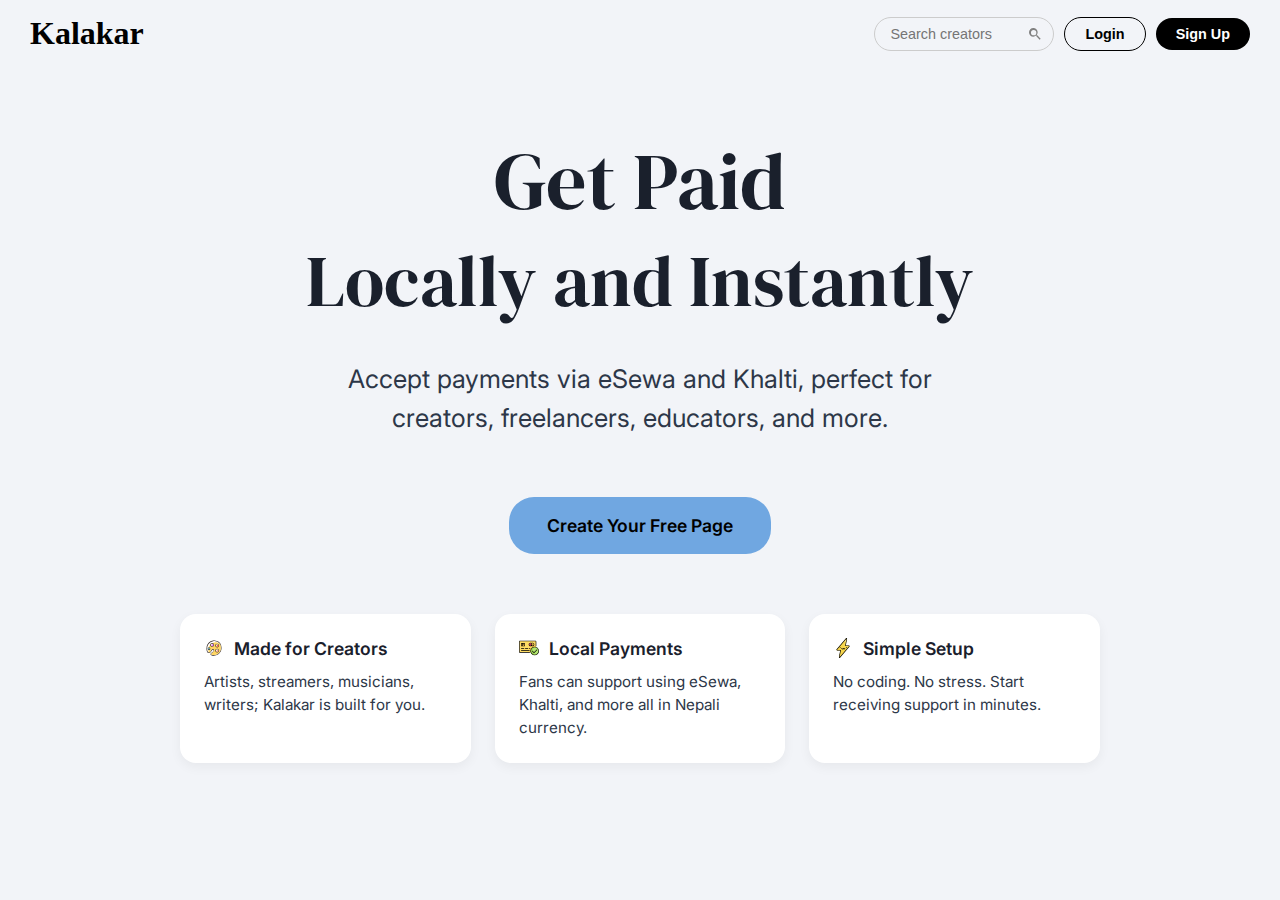
<file: index.html>
<!DOCTYPE html>
<html lang="en">

<head>
  <meta charset="UTF-8" />
  <meta name="viewport" content="width=device-width, initial-scale=1.0" />
  <title>Kalakar | Support Nepali Creators</title>
  <link rel="stylesheet" href="style.css" />
</head>

<body>
  <header>
  <div class="logo">Kalakar</div>

  <div class="header-right">
    <div class="search-container">
      <input type="search" placeholder="Search creators" id="creatorSearch" />
    </div>
    <button class="login-btn" onclick="location.href='login.html'">Login</button>
    <button class="signup-btn" onclick="location.href='signup.html'">Sign Up</button>
  </div>
</header>

 <div class="container">
  <div class="hero-wrapper">
    <section class="hero">
      <h1 class="hero-heading">Get Paid</h1>
      <h2 class="hero-subheading">Locally and Instantly</h2>
      <p class="tagline">
        Accept payments via eSewa and Khalti, perfect for creators, freelancers, educators, and more.
      </p>
      <a href="#" class="cta-btn">Create Your Free Page</a>
    </section>
  </div>

    <section class="features">
      <div class="feature">
        <h3> 
          <img src="art.svg" alt="Creator Icon" class="inline-icon" /> 
          Made for Creators</h3>
        <p>Artists, streamers, musicians, writers; Kalakar is built for you.</p>
      </div>
      <div class="feature">
        <h3>
          <img src="payment.svg" alt="local icon" class="inline-icon" />
           Local Payments</h3>
        <p>Fans can support using eSewa, Khalti, and more all in Nepali currency.</p>
      </div>
      <div class="feature">
        <h3> 
          <img src="thunder.svg" alt="simple icon" class="inline-icon" />
          Simple Setup</h3>
        <p>No coding. No stress. Start receiving support in minutes.</p>
      </div>
    </section>
</file>
<file: style.css>
@import url('https://fonts.googleapis.com/css2?family=DM+Serif+Display&family=Inter:wght@400;600;700&display=swap');

* {
  margin: 0;
  padding: 0;
  box-sizing: border-box;
}

html, body {
  background-color: #f2f4f8;
  font-family: 'Inter', sans-serif;
}

header {
  display: flex;
  align-items: center;
  justify-content: space-between;
  padding: 15px 30px;
  background: #f2f4f8;
}

.logo {
  font-family: 'Pacifico', cursive;
  font-size: 2rem;
  color: #000000;
  font-weight: bold;
}

/* Header Right Section */
.header-right {
  display: flex;
  align-items: center;
  gap: 10px;
}

/* Search Bar */
.search-container {
  position: relative;
  width: 180px;
}

input[type="search"] {
  width: 180px;
  padding: 8px 35px 8px 15px;
  font-size: 0.9rem;
  border-radius: 25px;
  border: 1.5px solid #ccc;
  background: url('data:image/svg+xml;utf8,<svg fill="gray" xmlns="http://www.w3.org/2000/svg" height="16" viewBox="0 0 24 24" width="16"><path d="M15.5 14h-.79l-.28-.27A6.471 6.471 0 0016 9.5 6.5 6.5 0 109.5 16a6.471 6.471 0 004.23-1.57l.27.28v.79l5 4.99L20.49 19l-4.99-5zM10 14a4 4 0 110-8 4 4 0 010 8z"/></svg>') no-repeat right 10px center;
  background-size: 16px 16px;
  box-sizing: border-box;
}

input[type="search"]:focus {
  outline: none;
  border-color: #ff4500;
}

/* Buttons Top Right */
.header-right button {
  cursor: pointer;
  border: none;
  border-radius: 25px;
  padding: 8px 20px;
  font-weight: 600;
  transition: background-color 0.3s ease;
}

.header-right button.login-btn {
  background-color: transparent;
  color: #000;
  border: 1.5px solid #000;
}

.header-right button.login-btn:hover {
  background-color: #ddd;
}

.header-right button.signup-btn {
  background-color: #000000;
  color: white;
}

.header-right button.signup-btn:hover {
  background-color: #3f3f3f;
}

/* Main Container */
.container {
  max-width: 960px;
  margin: 0 auto;
  padding: 40px 20px;
}

/* Hero Section */
.hero {
  text-align: center;
  margin: 80px 0 60px;
  margin-top: 30px;
}

.hero-heading {
  font-family: 'DM Serif Display', serif;
  font-size: 5rem;
  font-weight: 400;
  color: #1a202c;
  margin-bottom: 0.2em;
  line-height: 1.1;
  text-align: center;
}

.hero-subheading {
  font-family: 'DM Serif Display', serif;
  font-size: 4.5rem;
  font-weight: 400;
  color: #1a202c;
  margin-bottom: 10px;
  line-height: 1.1;
}

.tagline {
  font-size: 1.6rem;
  color: #2d3748;
  margin: 20px auto 40px;
  margin-top: 40px;
  max-width: 640px;
  line-height: 1.5;
}

/* CTA Button */
.cta-btn {
  background-color: #70a7e1; /* Darker blue */
  color: #000000; /* Black text */
  padding: 18px 38px;
  border: none;
  border-radius: 25px;
  text-decoration: none;
  font-size: 1.1rem;
  font-weight: 600;
  transition: background 0.2s ease, transform 0.2s ease;
  display: inline-block;
  margin-top: 20px;
}

.cta-btn:hover {
  background-color: #3c7fcb;
  transform: scale(1.03);
}

/* Feature Section */

.features {
  display: flex;
  flex-wrap: wrap;
  justify-content: space-between;
  gap: 24px;
  margin: 60px 0;
}

.feature {
  flex: 1 1 30%;
  background: #ffffff;
  padding: 24px;
  border-radius: 16px;
  box-shadow: 0 4px 12px rgba(0, 0, 0, 0.05);
  transition: transform 0.2s ease;
}

.feature:hover {
  transform: translateY(-4px);
}

.feature h3 {
  color: #1a202c;
  font-size: 1.1rem;
  font-weight: 600;
  display: flex;
  align-items: center;
  gap: 10px;
  margin-bottom: 12px;
}

.feature h3 img.inline-icon {
  width: 20px;
  height: 20px;
  margin: 0;
  vertical-align: middle;
}

.feature p {
  color: #2d3748;
  font-size: 0.95rem;
  line-height: 1.5;
}


/* login/sinup */
/* === CLEANER SOCIAL AUTH BUTTONS === */

/* General Layout */
body {
  background-color: #f2f4f8;
  font-family: 'Inter', sans-serif;
  margin: 0;
  padding: 0;
}

/* Header for Login/Signup */
header {
  display: flex;
  align-items: center;
  justify-content: space-between;
  padding: 15px 30px;
  background-color: #f2f4f8;
}

.auth-logo img {
  height: 40px;
  object-fit: contain;
}

/* Header Right Buttons */
.header-right {
  display: flex;
  align-items: center;
  gap: 10px;
}

.header-right button {
  cursor: pointer;
  border: none;
  border-radius: 25px;
  padding: 8px 20px;
  font-weight: 600;
  transition: background-color 0.3s ease;
  font-size: 0.9rem;
}

.login-btn {
  background-color: transparent;
  color: #000;
  border: 1.5px solid #000;
}

.login-btn:hover {
  background-color: #ddd;
}

.signup-btn {
  background-color: #000;
  color: #fff;
}   

.signup-btn:hover {
  background-color: #3f3f3f;
}

/* Auth Page Container */
.auth-page {
  max-width: 400px;
  margin: 40px auto 60px;
  padding: 20px;
  text-align: center;
}

/* Heading */
.auth-heading {
  font-size: 2rem;
  margin-bottom: 30px;
  color: #1a202c;
}

/* Social Auth Buttons */
.auth-social {
  display: flex;
  flex-direction: column;
  gap: 16px;
  margin-bottom: 30px;
}

.social-btn {
  display: flex;
  align-items: center;
  justify-content: center;
  gap: 10px;
  padding: 12px 16px;
  border: 1.5px solid #ccc;
  border-radius: 30px;
  background-color: #f2f4f8;
  color: #1a1a1a;
  font-size: 0.95rem;
  font-weight: 500;
  text-decoration: none;
  transition: background-color 0.2s ease;
}

.social-btn:hover {
  background-color: #e2e6ec;
}

.social-btn img {
  height: 20px;
  width: 20px;
}

/* Note Separator */
.auth-note {
  margin: 20px 0 18px;
  font-size: 0.85rem;
  color: #666;
}

/* Form */
.auth-form {
  display: flex;
  flex-direction: column;
  gap: 14px;
  max-width: 320px;
  margin: 0 auto;
}

.auth-form input {
  padding: 10px 14px;
  border-radius: 30px;
  border: 1.5px solid #ccc;
  font-size: 0.95rem;
  background-color: #fff;
  color: #1a1a1a;
}

.auth-form input:focus {
  border-color: #000;
  outline: none;
}

/* Submit Button */
.auth-button {
  margin-top: 10px;
  padding: 12px 18px;
  background-color: #1a202c;
  color: white;
  border: none;
  border-radius: 30px;
  font-weight: 600;
  cursor: pointer;
  font-size: 1rem;
  transition: background-color 0.2s ease;
}

.auth-button:hover {
  background-color: #333;
}

/* Switch Link */
.switch-link {
  display: inline-block;
  margin-top: 18px;
  font-size: 0.9rem;
  color: #1a1a1a;
  text-decoration: none;
  border-bottom: 1px solid transparent;
  transition: border-color 0.2s;
}

.switch-link:hover {
  border-bottom: 1px solid #1a1a1a;
}

/* Forgot Password */
.forgot-password {
  display: block;
  text-align: right;
  margin: 8px 0 10px;
  font-size: 0.85rem;
  color: #555;
  text-decoration: none;
  transition: color 0.2s ease;
}

.forgot-password:hover {
  color: #000;
  text-decoration: underline;
}

/* Terms Checkbox (Signup) */
.terms-checkbox {
  font-size: 0.85rem;
  color: #555;
  text-align: left;
  margin: 10px 0;
  display: block;
}

.terms-checkbox input[type="checkbox"] {
  margin-right: 8px;
}

.terms-checkbox a {
  color: #1a1a1a;
  text-decoration: underline;
}
</file>
